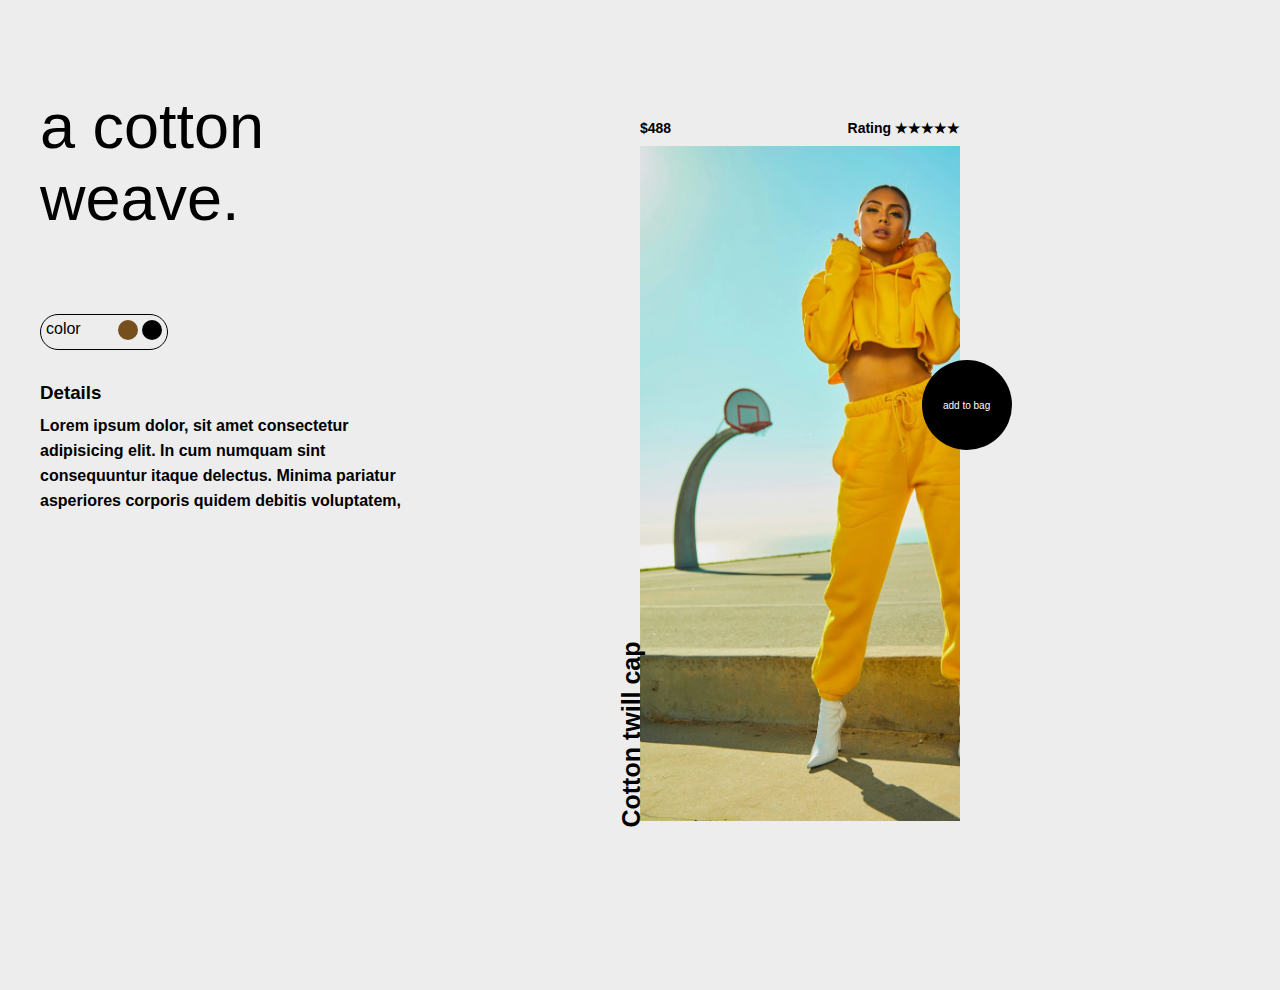
<file: index.html>
<!DOCTYPE html>
<html lang="en">
<head>
    <meta charset="UTF-8">
    <meta name="viewport" content="width=device-width, initial-scale=1.0">
    <link rel="stylesheet" href="style.css">
    <title>Cotton Weave</title>
</head>
<body>
    <div class="container">
        <div class="detail-box">
            <div class="left-box">
                <div class="heading">
                    <h1>a cotton</h1>
                    <h1>weave.</h1>
                </div>
                <div class="content">
                    <p>color</p>
                    <div class="color">
                        <div class="brown"></div>
                        <div class="black"></div>
                    </div>
                </div>
                <div class="detail">
                    <h3>Details</h3>
                    <p>Lorem ipsum dolor, sit amet consectetur adipisicing elit. In cum numquam sint consequuntur itaque delectus. Minima pariatur asperiores corporis quidem debitis voluptatem,</p>
                </div>
            </div>
            <div class="right-box">
                <div class="img-head">
                    <p>$488</p>
                    <p>Rating &starf;&starf;&starf;&starf;&starf;</p>
                </div>
                <div class="img"></div>
                <p id="head"><strong>Cotton twill cap</strong></p>
                <div class="bag">
                    add to bag
                </div>
            </div>
        </div>
    </div>
</body>
</html>
</file>
<file: style.css>
*{
    margin: 0;
    padding: 0;
    box-sizing: border-box;
}
body{
    width: 100vw;
    height: 100vh;
    font-family:sans-serif;
}
.container{
    width: 100%;
    height: 110%;
    background-color: #ededee;
}
.detail-box{
    padding: 40px;
    display: flex;
    justify-content: space-between;
    flex-wrap: nowrap;
}
/* left box */
.left-box{
    margin-top: 50px;
   width: 50%;
}
.left-box h1{
    font-size: 63px;
    font-weight: 500;
}
.content{
    display: flex;
    justify-content: space-between;
    width: 10vw;
    padding: 5px;
    margin-top: 80px;
    border: 1px solid #000;
    border-radius: 20px;
    gap: 5px;
}
.brown{
    display: inline-block;
    width: 20px;
    height: 20px;
    background-color: #754f1e;
    border-radius: 50%;
}
.black{
    display: inline-block;
    width: 20px;
    height: 20px;
    background-color: #000;
    border-radius: 50%;
}
.detail{
    margin-top: 30px;
    width: 30vw;
    line-height: 25px;
    font-weight: 600;
}
h3{
    padding-bottom: 8px;
}

/* Right Box */
.right-box{
    margin-top: 80px;
    width: 50%;
}
.img-head{
    width: 25vw;
    padding-bottom: 10px;
    display: flex;
    justify-content: space-between;
    font-size: 14px;
    font-weight: 800;
    flex-wrap: nowrap;
}
.img{
    width: 25vw;
    height: 75vh;
    background-image: url(Model.webp);
    background-size: cover;
    flex-wrap: nowrap;
}
#head{
    position: absolute;
    top: 80%;
    left: 42%;
    font-size: 25px;
    transform: rotate(270deg);
}
.bag{
    position: absolute;
    top: 40%;
    left: 72%;
    width: 90px;
    height: 90px;
    display: flex;
    align-items: center;
    justify-content: center;
    border-radius: 50%;
    background-color: #000;
    color: #fff;
    font-size: 10px;
}
@media (min-height:500px) and (max-width:400px) {
    body{
        width: 100vw;
        height: 110vh;
        background-color: #ededee;
    }
    .detail-box{
        padding: 40px;
        display: flex;
        flex-direction: column;
    }
    /* left box */
    .left-box{
        width: 100%;
        text-align: center;
    }
    .content{
        margin: 80vw  35vw 0 30vw;
        width: 25vw;
        display: flex;
        flex-direction: column;
    }
    .detail{
        margin: 30vw 2vw;
        width: 80vw;
    }
    /* right box */
    .right-box{
        width: 100%;
        margin-left: 8vw;
    }
    .img-head{
        width: 60vw;
        position: absolute;
        top: 152%;
    }
    .img{
        width: 50vw;
        height: 50vh;
    }
    #head{
        transform: rotate(0deg);
        top: 50%;
        left: 18%;
        font-size: 45px;
    }
    .bag{
        top: 165%;
        left: 58%;
    }
}
</file>
